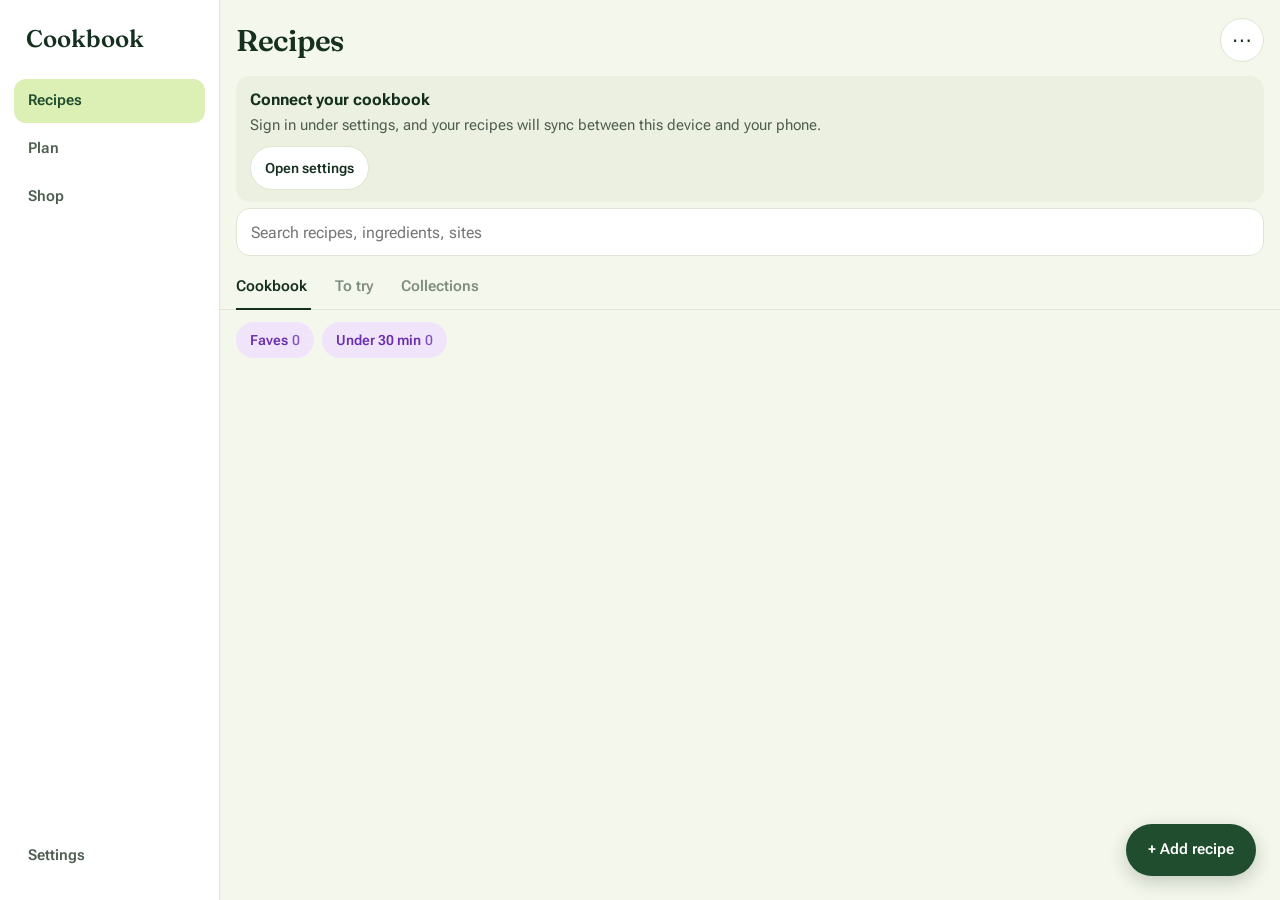
<file: index.html>
<!DOCTYPE html>
<html lang="en-AU">
<head>
<meta charset="UTF-8">
<meta name="viewport" content="width=device-width, initial-scale=1, viewport-fit=cover">
<meta name="theme-color" content="#1F4D2E">
<meta name="apple-mobile-web-app-capable" content="yes">
<meta name="apple-mobile-web-app-status-bar-style" content="default">
<title>Cookbook</title>
<link rel="manifest" href="manifest.json">
<link rel="apple-touch-icon" href="icons/apple-touch-icon.png">
<link rel="preconnect" href="https://fonts.googleapis.com">
<link rel="preconnect" href="https://fonts.gstatic.com" crossorigin>
<link href="https://fonts.googleapis.com/css2?family=Fraunces:opsz,wght@9..144,500;9..144,600&family=Roboto+Flex:opsz,wght@8..144,400;8..144,450;8..144,500;8..144,600;8..144,700&display=swap" rel="stylesheet">
<link rel="stylesheet" href="cookbook.css">
</head>
<body>

<div class="app" id="app">

  <!-- Desktop navigation. The phone tab bar below drives the same data-view buttons, so there is
       one navigation handler, not two. -->
  <nav class="side">
    <div class="brand">Cookbook</div>
    <button class="nv" data-view="recipes">Recipes</button>
    <button class="nv" data-view="planner">Plan</button>
    <button class="nv" data-view="shopping">Shop</button>
    <div class="navspacer"></div>
    <button class="nv" id="navSettings">Settings</button>
  </nav>

  <main class="main" id="main">

    <!-- ============ Recipes ============ -->
    <section class="view" id="viewRecipes">
      <div class="top"><h1 class="h1">Recipes</h1><button class="ib" id="btnRecipesMore" aria-label="More">⋯</button></div>
      <div id="setupBanner" class="banner" hidden>
        <b>Connect your cookbook</b>
        <p>Sign in under settings, and your recipes will sync between this device and your phone.</p>
        <button class="btn sm" id="bannerSettings">Open settings</button>
      </div>
      <input class="search" type="search" id="search" name="cookbook-recipe-search" placeholder="Search recipes, ingredients, sites" aria-label="Search" autocomplete="off" data-lpignore="true" data-1p-ignore data-bwignore="true">
      <div class="utabs" id="sectionTabs">
        <button class="utab" data-tab="cookbook">Cookbook<span id="nCookbook"></span></button>
        <button class="utab" data-tab="toTry">To try<span id="nToTry"></span></button>
        <button class="utab" data-tab="cols">Collections</button>
      </div>
      <div id="recipesBody"></div>
    </section>

    <!-- ============ Recipe page ============ -->
    <section class="view" id="viewRecipe" hidden></section>

    <!-- ============ Plan (#pl) and Shop (#sh): painted by cookbook-plan.js ============ -->
    <div class="view" id="viewPlanner" hidden></div>
    <div class="view" id="viewShopping" hidden></div>

  </main>

  <button class="fab" id="btnAdd">+ Add recipe</button>

  <!-- Phone tab bar -->
  <nav class="tabbar">
    <button class="tb" data-view="recipes"><span>Recipes</span></button>
    <button class="tb" data-view="planner"><span>Plan</span></button>
    <button class="tb" data-view="shopping"><span>Shop</span></button>
  </nav>
</div>

<!-- ============ Settings ============ -->
<dialog id="dlgSettings">
  <div class="grab"></div>
  <div class="sh-h">
    <h3>Settings</h3>
    <button class="ib" data-close aria-label="Close">✕</button>
  </div>
  <div class="sh-b">
    <label class="field">
      <span class="lbl">Firebase project id</span>
      <input type="text" id="setProject" placeholder="my-cookbook" autocomplete="off" spellcheck="false">
      <span class="hint">From the Firebase console — pasting the whole console URL is fine, the id is picked out of it.</span>
    </label>
    <label class="field">
      <span class="lbl">Firebase web API key</span>
      <input type="text" id="setApiKey" placeholder="AIza…" autocomplete="off" spellcheck="false">
      <span class="hint">Project settings → General → Your apps → Web API key. This one isn't a secret: it identifies the project and grants nothing on its own. What guards your recipes is being signed in, plus a security rule that limits every document to your account.</span>
    </label>

    <div class="field">
      <span class="lbl">Cookbook account</span>
      <div id="authSignedOut" hidden>
        <input type="email" id="setEmail" name="cookbook-email" placeholder="you@example.com" autocomplete="username" spellcheck="false" style="margin-bottom:8px">
        <input type="password" id="setPassword" name="cookbook-password" placeholder="Password" autocomplete="current-password" data-lpignore="true" data-1p-ignore data-bwignore="true">
        <button class="btn sm" id="btnSignIn" type="button" style="margin-top:8px">Sign in</button>
        <span class="hint" style="display:block;margin-top:6px">The account you created under Authentication in the Firebase console. Your password is never stored — signing in swaps it once for a token this browser keeps.</span>
      </div>
      <div id="authSignedIn" hidden>
        <p style="margin:0 0 8px">Signed in as <b id="authEmail"></b></p>
        <button class="btn sm" id="btnSignOut" type="button">Sign out</button>
      </div>
    </div>

    <label class="field">
      <span class="lbl">Anthropic API key <span style="font-weight:400">(optional)</span></span>
      <input type="password" id="setKey" name="cookbook-anthropic-key" placeholder="sk-ant-…" autocomplete="new-password" spellcheck="false" data-lpignore="true" data-1p-ignore data-bwignore="true">
      <span class="hint">Only needed for clipping recipes from <b>photos</b> and <b>social posts</b>. Website clipping and manual entry work without it. Roughly 5–6¢ per photo read.</span>
    </label>
    <label class="field">
      <span class="lbl">Measurements</span>
      <select id="setSystem">
        <option value="metric">Australian / metric — 1 tbsp = 20 ml, 1 cup = 250 ml</option>
        <option value="us">US — 1 tbsp = 15 ml, 1 cup = 240 ml</option>
      </select>
      <span class="hint">Only affects how amounts are combined on the shopping list. Recipes always display the units they were written in.</span>
    </label>
    <div id="connStatus" class="status"></div>
    <div class="field">
      <span class="lbl">Import recipes</span>
      <input type="file" id="setImportFile" accept="application/json,.json">
      <span class="hint" style="display:block;margin-top:6px">A JSON file exported from another recipe app and converted with <b>scripts/convert-flavorish.mjs</b>. Recipes already in the cookbook under the same name are skipped, so running it twice is safe.</span>
      <button class="btn sm" id="btnImport" type="button" style="margin-top:8px">Import</button>
    </div>
    <div id="importStatus" class="status"></div>
  </div>
  <div class="sh-f row">
    <button class="btn line" id="btnTest">Test connection</button>
    <button class="btn" id="btnSaveSettings">Save</button>
  </div>
</dialog>

<!-- ============ Recipe editor ============ -->
<dialog id="dlgEdit">
  <div class="grab"></div>
  <div class="sh-h">
    <h3 id="editTitle">New recipe</h3>
    <button class="ib" data-close aria-label="Close">✕</button>
  </div>
  <div class="sh-b">
    <label class="field">
      <span class="lbl">Name</span>
      <input type="text" id="edName" placeholder="Lemon drizzle cake">
    </label>
    <label class="field">
      <span class="lbl">Description</span>
      <textarea id="edDesc" rows="2" placeholder="A short note about the recipe…"></textarea>
    </label>

    <div class="field">
      <span class="lbl">Photo</span>
      <div style="display:flex;gap:10px;align-items:flex-start">
        <img id="edPhotoPreview" hidden alt="" style="width:96px;height:96px;object-fit:cover;border-radius:12px;flex:none">
        <div style="flex:1;min-width:0">
          <input type="url" id="edPhotoUrl" placeholder="https://…">
          <span class="hint" id="edPhotoHint" hidden>Grabbed from the source page — replace the URL above or clear it if it's wrong.</span>
        </div>
        <button class="btn sm" id="edPhotoClear" style="flex:none">Clear</button>
      </div>
    </div>

    <div style="display:grid;grid-template-columns:1fr 1fr 1fr 1fr;gap:10px;align-items:end">
      <label class="field"><span class="lbl">Serves</span><input type="number" id="edServings" min="1" step="1" value="4"></label>
      <label class="field"><span class="lbl">Unit</span><input type="text" id="edServingUnit" value="servings"></label>
      <label class="field"><span class="lbl">Prep (min)</span><input type="number" id="edPrep" min="0" step="5"></label>
      <label class="field"><span class="lbl">Cook (min)</span><input type="number" id="edCook" min="0" step="5"></label>
    </div>

    <div class="field">
      <span class="lbl">Ingredients</span>
      <div id="edIngredients"></div>
      <div style="display:flex;gap:8px;margin-top:8px;flex-wrap:wrap">
        <button class="btn sm" id="edAddIng">+ Add ingredient</button>
        <button class="btn sm" id="edPasteIng">Paste a list</button>
      </div>
      <span class="hint" style="display:block;margin-top:6px">Type amounts however you normally would — “2 1/2 cups”, “200g”, “a pinch”. They're parsed into scalable amounts automatically.</span>
    </div>

    <div class="field">
      <span class="lbl">Method</span>
      <div id="edSteps"></div>
      <button class="btn sm" id="edAddStep" style="margin-top:8px">+ Add step</button>
      <span class="hint" style="display:block;margin-top:6px">Tick the ingredients each step uses — those are what show beside the step when you're cooking.</span>
    </div>

    <label class="field">
      <span class="lbl">Collections</span>
      <div class="chips" id="edCollections" style="margin-bottom:0"></div>
    </label>

    <label class="field">
      <span class="lbl">Notes</span>
      <textarea id="edNotes" rows="3" placeholder="Worked better with half the sugar. Freezes well."></textarea>
    </label>

    <label class="field">
      <span class="lbl">Source URL</span>
      <input type="url" id="edSource" placeholder="https://…">
    </label>
  </div>
  <div class="sh-f row">
    <button class="btn danger" id="btnDelete" hidden>Delete</button>
    <button class="btn line" data-close>Cancel</button>
    <button class="btn" id="btnSaveRecipe">Save recipe</button>
  </div>
</dialog>

<!-- Cook mode is built and torn down by cookbook-ui.js so the wake lock has a clear lifecycle. -->
<div id="cookRoot"></div>

<script src="cookbook-units.js"></script>
<script src="cookbook-timer.js"></script>
<script src="cookbook-data.js"></script>
<script src="cookbook-clip.js"></script>
<script src="cookbook-plan.js"></script>
<script src="cookbook-ui.js"></script>
</body>
</html>
</file>
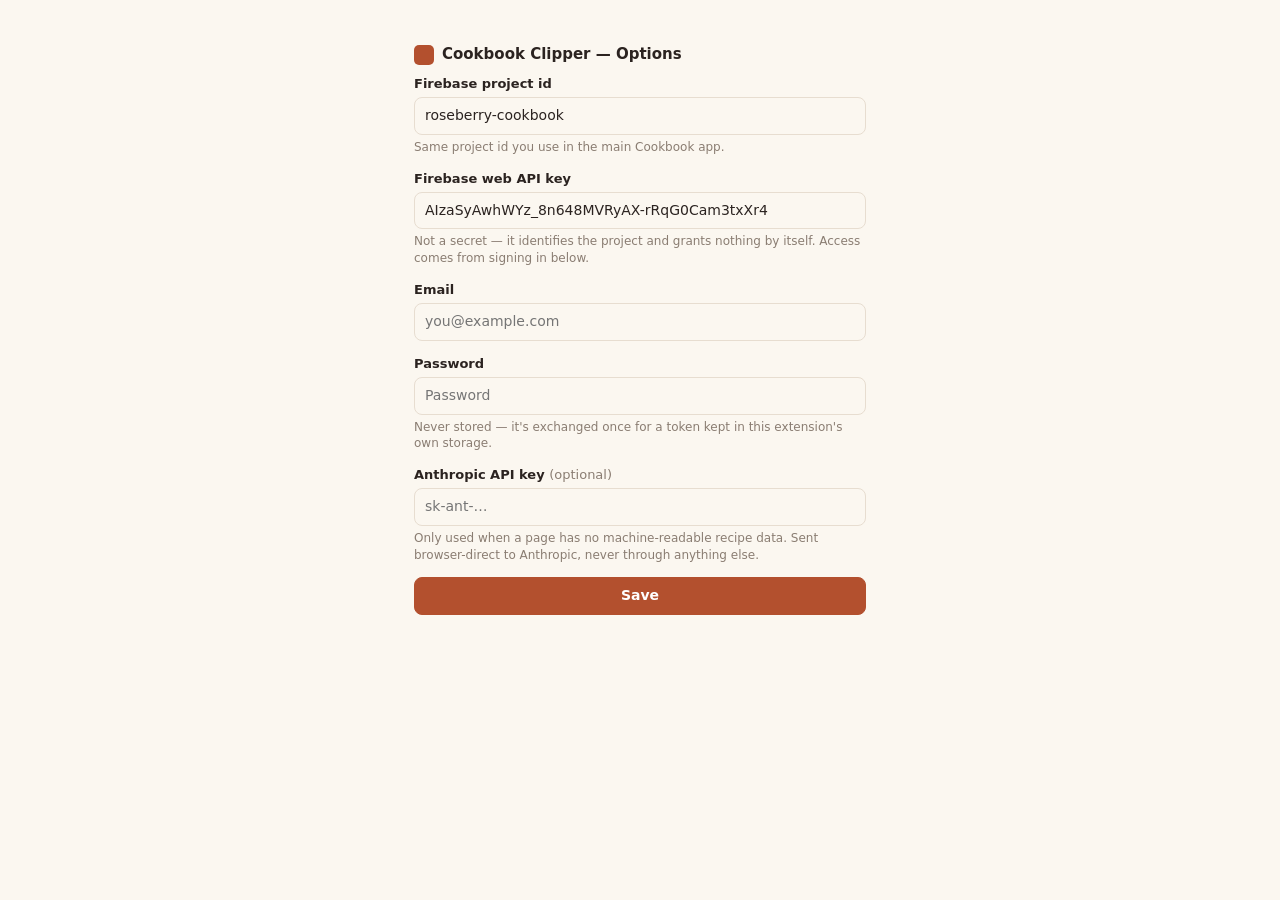
<file: extension/options.html>
<!doctype html>
<html>
<head>
  <meta charset="utf-8">
  <title>Cookbook Clipper — Options</title>
  <link rel="stylesheet" href="popup.css">
  <style>
    body { width: auto; max-width: 480px; margin: 30px auto; }
    label { display: block; margin-bottom: 14px; }
    .lbl { display: block; font-weight: 600; font-size: 13px; margin-bottom: 4px; }
    input {
      width: 100%; padding: 8px 10px; border-radius: 8px; border: 1px solid var(--line);
      background: var(--paper); color: var(--ink); font: inherit;
    }
    .hint { display: block; font-size: 12px; color: var(--ink-faint); margin-top: 4px; }
  </style>
</head>
<body>
  <h1><span class="mark"></span> Cookbook Clipper — Options</h1>

  <label>
    <span class="lbl">Firebase project id</span>
    <input type="text" id="project" placeholder="my-cookbook" autocomplete="off" spellcheck="false">
    <span class="hint">Same project id you use in the main Cookbook app.</span>
  </label>

  <label>
    <span class="lbl">Firebase web API key</span>
    <input type="text" id="apiKey" placeholder="AIza…" autocomplete="off" spellcheck="false">
    <span class="hint">Not a secret — it identifies the project and grants nothing by itself. Access comes from signing in below.</span>
  </label>

  <label>
    <span class="lbl">Email</span>
    <input type="email" id="email" placeholder="you@example.com" autocomplete="username" spellcheck="false">
  </label>

  <label>
    <span class="lbl">Password</span>
    <input type="password" id="password" placeholder="Password" autocomplete="current-password">
    <span class="hint">Never stored — it's exchanged once for a token kept in this extension's own storage.</span>
  </label>

  <label>
    <span class="lbl">Anthropic API key <span style="font-weight:400;color:var(--ink-faint)">(optional)</span></span>
    <input type="password" id="key" placeholder="sk-ant-…" autocomplete="off" spellcheck="false">
    <span class="hint">Only used when a page has no machine-readable recipe data. Sent browser-direct to Anthropic, never through anything else.</span>
  </label>

  <button class="btn primary" id="btnSave">Save</button>
  <div class="status" id="status"></div>

  <script src="lib/cookbook-units.js"></script>
  <script src="lib/cookbook-data.js"></script>
  <script src="options.js"></script>
</body>
</html>
</file>
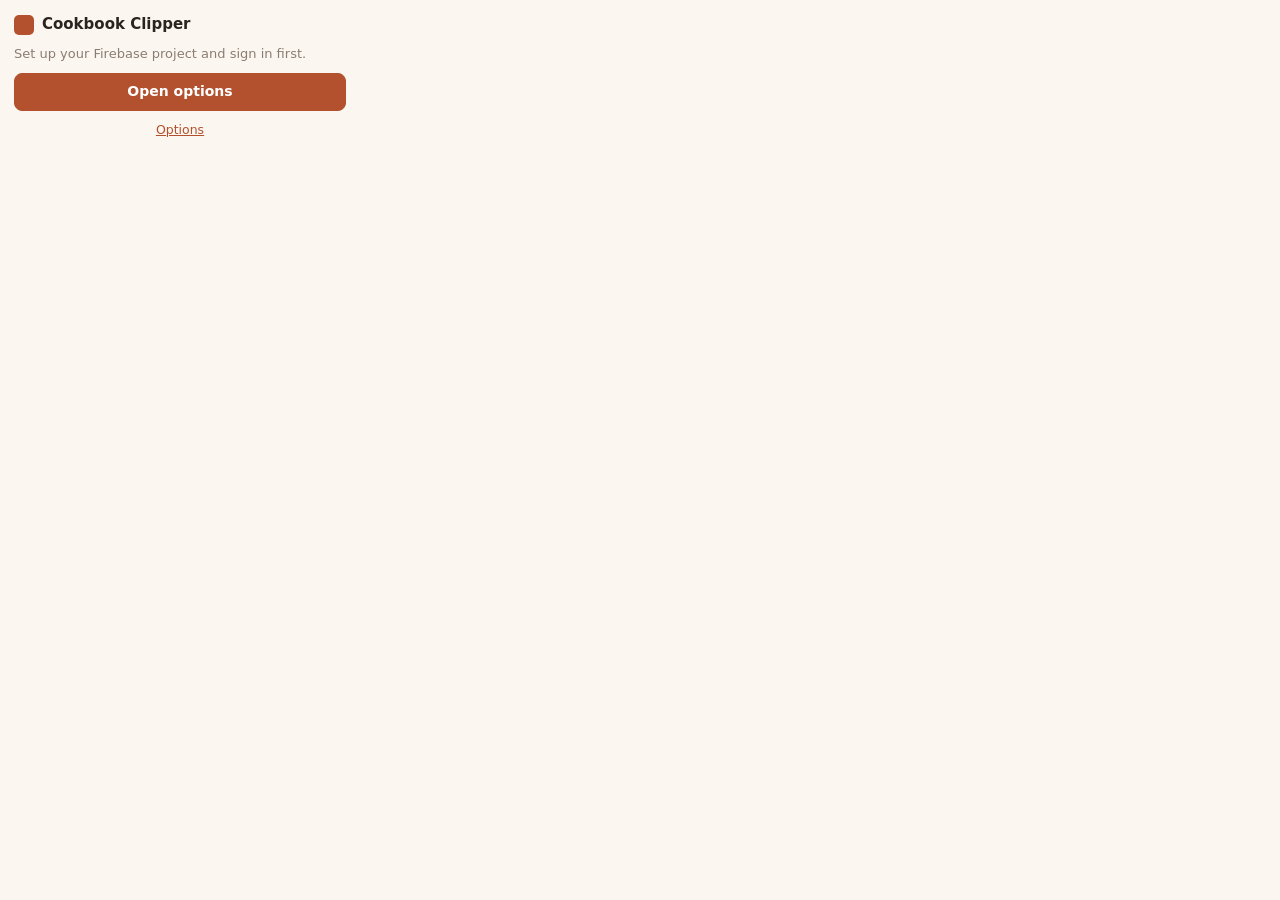
<file: extension/popup.html>
<!doctype html>
<html>
<head>
  <meta charset="utf-8">
  <title>Cookbook Clipper</title>
  <link rel="stylesheet" href="popup.css">
</head>
<body>
  <h1><span class="mark"></span> Cookbook Clipper</h1>

  <div id="noCreds" hidden>
    <p class="status">Set up your Firebase project and sign in first.</p>
    <button class="btn primary" id="btnOpenOptions">Open options</button>
  </div>

  <div id="main">
    <button class="btn primary" id="btnClip">Clip this page</button>
    <div class="status" id="status"></div>
    <div class="preview" id="preview" hidden>
      <img class="photo" id="pvPhoto" hidden>
      <p class="name" id="pvName"></p>
      <p class="meta" id="pvMeta"></p>
      <div class="row"><b>Ingredients</b><span id="pvIngCount"></span></div>
      <div class="row"><b>Steps</b><span id="pvStepCount"></span></div>
      <button class="btn primary" id="btnSave" style="margin-top:10px">Save to Cookbook</button>
      <button class="btn ghost" id="btnDiscard">Discard</button>
    </div>
  </div>

  <div class="footer-link"><a href="#" id="linkOptions">Options</a></div>

  <script src="lib/cookbook-units.js"></script>
  <script src="lib/cookbook-data.js"></script>
  <script src="lib/clip-extension.js"></script>
  <script src="popup.js"></script>
</body>
</html>
</file>
<file: cookbook.css>
/* cookbook.css
   Tokens, type and layout ported from design/cookbook-redesign.html (the .app rules there are the
   source of truth; values are copied, not reinterpreted). Leaf-pale ground, deep garden green, one
   violet accent; Fraunces for titles, Roboto Flex for everything else. */

/* ---------- tokens ---------- */
:root {
  color-scheme: light;
  --bg: #F4F7EC; --surface: #FFFFFF; --surface-2: #EBF0E0; --ink: #15301F; --ink-2: #4E5E51; --ink-3: #7F8C80;
  --line: #DFE6D3; --brand: #1F4D2E; --on-brand: #FFFFFF; --lime: #DCEFB4; --lime-ink: #1F4D2E;
  --accent: #7D3CC8; --accent-ink: #6A2FB0; --accent-wash: #F0E4FB; --danger: #B3261E;
  --scrim: rgba(14,26,18,.42); --shadow: 0 6px 18px rgba(21,48,31,.22);
  --serif: Fraunces, Georgia, serif;
  --sans: "Roboto Flex", system-ui, sans-serif;
  /* Older name still used by the Settings status lines. */
  --herb: var(--brand);
}
:root[data-theme="dark"] {
  color-scheme: dark;
  --bg: #0F1712; --surface: #18221B; --surface-2: #222E25; --ink: #EAF1E4; --ink-2: #B2BFB0; --ink-3: #7F8C80;
  --line: #2A372D; --brand: #A9D98B; --on-brand: #0F1712; --lime: #2A3C22; --lime-ink: #CDE8A8;
  --accent: #C79BF2; --accent-ink: #D2AEF6; --accent-wash: #2E2340; --danger: #F2B8B5;
  --scrim: rgba(0,0,0,.6); --shadow: 0 6px 18px rgba(0,0,0,.5);
}

/* ---------- reset ---------- */
* { box-sizing: border-box; min-width: 0; }
html { -webkit-text-size-adjust: 100%; text-size-adjust: 100%; background: var(--bg); }
body {
  margin: 0; background: var(--bg); color: var(--ink);
  font: 16px/1.45 "Roboto Flex", system-ui, sans-serif;
  -webkit-tap-highlight-color: transparent;
}
button, input, textarea, select { font: inherit; color: inherit; }
button { cursor: pointer; background: none; border: 0; padding: 0; }
[hidden] { display: none !important; }
img { display: block; max-width: 100%; }
a { color: var(--accent-ink); }

/* ---------- shell ---------- */
.app { position: fixed; inset: 0; overflow: hidden; background: var(--bg); color: var(--ink); }
.main {
  position: absolute; left: 0; right: 0; top: 0; bottom: calc(64px + env(safe-area-inset-bottom));
  overflow-y: auto; scrollbar-width: none;
}
.main::-webkit-scrollbar { display: none; }

.tabbar {
  position: absolute; left: 0; right: 0; bottom: 0; z-index: 5;
  height: calc(64px + env(safe-area-inset-bottom)); padding-bottom: env(safe-area-inset-bottom);
  display: grid; grid-template-columns: repeat(3, 1fr);
  background: var(--surface); border-top: 1px solid var(--line);
}
.tb { display: grid; place-items: center; font-size: 14px; font-weight: 600; color: var(--ink-3); }
.tb span { padding: 6px 18px; border-radius: 999px; }
.tb.on { color: var(--lime-ink); }
.tb.on span { background: var(--lime); }

.side { display: none; }

.fab {
  position: absolute; right: 16px; bottom: calc(80px + env(safe-area-inset-bottom)); z-index: 4;
  height: 52px; padding: 0 22px; border-radius: 999px;
  background: var(--brand); color: var(--on-brand); font-weight: 600; font-size: 15px; box-shadow: var(--shadow);
}

.ptoast {
  position: fixed; left: 50%; bottom: calc(84px + env(safe-area-inset-bottom)); transform: translateX(-50%); z-index: 200;
  background: var(--ink); color: var(--bg); padding: 10px 18px; border-radius: 999px;
  font-size: 14px; font-weight: 500; white-space: nowrap; box-shadow: var(--shadow);
}
/* Errors can be long sentences from the network layer, so they wrap instead of running off-screen. */
.ptoast.err { background: var(--danger); color: var(--bg); white-space: normal; max-width: min(92vw, 520px); border-radius: 16px; text-align: center; }

/* ---------- shared pieces ---------- */
.top { display: flex; align-items: center; justify-content: space-between; gap: 12px; padding: 18px 16px 8px; }
.h1 { font-family: Fraunces, Georgia, serif; font-size: 30px; font-weight: 600; line-height: 1.1; letter-spacing: -.01em; margin: 0; }
.ib {
  width: 44px; height: 44px; border-radius: 50%; display: grid; place-items: center; flex: none;
  background: var(--surface); border: 1px solid var(--line); font-size: 20px; line-height: 1; color: var(--ink);
}
.lbl { font-size: 13px; font-weight: 700; letter-spacing: .06em; text-transform: uppercase; color: var(--ink-3); }
.ghead { padding: 18px 0 6px; }

.btn {
  display: flex; align-items: center; justify-content: center; width: 100%; height: 52px; border-radius: 16px;
  background: var(--brand); color: var(--on-brand); font-weight: 600; font-size: 16px;
}
.btn.soft { background: var(--lime); color: var(--lime-ink); }
.btn.line { background: var(--surface); color: var(--ink); border: 1px solid var(--line); }
.btn.danger { background: var(--surface); color: var(--danger); border: 1px solid var(--line); }
.btn + .btn { margin-top: 10px; }
.btn:disabled { opacity: .45; cursor: default; }
/* Small pill buttons inside forms and the older screens: the cook bar's "Aa" pill. */
.btn.sm {
  display: inline-flex; width: auto; height: 44px; padding: 0 14px; border-radius: 999px;
  border: 1px solid var(--line); background: var(--surface); color: var(--ink); font-weight: 600; font-size: 14px;
}
.btn.sm + .btn.sm { margin-top: 0; }
.btn.sm.primary { background: var(--brand); border-color: var(--brand); color: var(--on-brand); }

.chip {
  flex: none; height: 36px; padding: 0 14px; border-radius: 999px;
  background: var(--accent-wash); color: var(--accent-ink); font-size: 14px; font-weight: 600; white-space: nowrap;
}
.chip span { font-weight: 500; opacity: .8; margin-left: 4px; }
.chip.on, .chip[aria-pressed="true"] { background: var(--accent); color: #fff; }
:root[data-theme="dark"] .chip.on, :root[data-theme="dark"] .chip[aria-pressed="true"] { color: #1A1024; }

.ph { position: relative; overflow: hidden; background-color: var(--surface-2); }
.ph img { position: absolute; inset: 0; width: 100%; height: 100%; object-fit: cover; }
/* No photo: the recipe's first letter, which the photo covers when there is one. */
.ph .ltr {
  position: absolute; inset: 0; display: grid; place-items: center;
  font-family: Fraunces, Georgia, serif; font-size: 40px; font-weight: 600; line-height: 1; color: var(--ink-3);
}

/* ---------- recipes ---------- */
.search {
  display: block; width: calc(100% - 32px); margin: 6px 16px 0; height: 48px; border-radius: 14px;
  background: var(--surface); border: 1px solid var(--line); padding: 0 14px; font-size: 16px; outline: none;
}
.search:focus { border-color: var(--brand); }
.utabs { display: flex; gap: 24px; padding: 0 16px; border-bottom: 1px solid var(--line); margin-top: 10px; }
.utab { height: 44px; font-size: 15px; font-weight: 600; color: var(--ink-3); border-bottom: 2px solid transparent; margin-bottom: -1px; }
.utab.on { color: var(--ink); border-color: var(--ink); }
.utab span { font-weight: 500; margin-left: 4px; }
.chiprow { display: flex; gap: 8px; overflow-x: auto; padding: 12px 16px 14px; scrollbar-width: none; }
.chiprow::-webkit-scrollbar { display: none; }
.grid { display: grid; grid-template-columns: minmax(0,1fr) minmax(0,1fr); gap: 18px 12px; padding: 2px 16px 140px; }
.card { text-align: left; display: block; }
.card .ph { aspect-ratio: 1/1; border-radius: 16px; }
.badge {
  position: absolute; left: 8px; bottom: 8px; background: rgba(255,255,255,.95); color: #15301F;
  font-size: 12.5px; font-weight: 600; padding: 3px 9px; border-radius: 999px; line-height: 1.4;
}
.favdot {
  position: absolute; right: 8px; top: 8px; width: 28px; height: 28px; border-radius: 50%;
  background: rgba(255,255,255,.95); color: #7D3CC8; display: grid; place-items: center; font-size: 15px;
}
.cn {
  font-size: 15px; font-weight: 600; line-height: 1.3; margin-top: 8px;
  display: -webkit-box; -webkit-line-clamp: 2; -webkit-box-orient: vertical; overflow: hidden;
}
.cs { font-size: 12.5px; color: var(--ink-3); margin-top: 2px; }
.noresult { grid-column: 1/-1; color: var(--ink-3); padding: 30px 0; text-align: center; }
.crow { display: flex; align-items: center; gap: 14px; padding: 12px 16px; border-bottom: 1px solid var(--line); width: 100%; text-align: left; min-height: 72px; }
.stack { display: flex; flex: none; }
.stack .ph { width: 44px; height: 44px; border-radius: 12px; border: 2px solid var(--bg); }
.stack .ph + .ph { margin-left: -14px; }
.stack .ph .ltr { font-size: 20px; }
.crow b { display: block; font-size: 16px; }
.crow b.new { color: var(--accent-ink); }
.crow small { color: var(--ink-3); font-size: 13.5px; }
.crow .chev { margin-left: auto; color: var(--ink-3); font-size: 22px; }
.crowpad { height: 140px; }
.banner { margin: 6px 16px 4px; padding: 12px 14px; border-radius: 14px; background: var(--surface-2); font-size: 14.5px; color: var(--ink-2); }
.banner b { display: block; color: var(--ink); font-size: 16px; }
.banner p { margin: 4px 0 10px; }

/* ---------- sheets (and the dialogs, which wear the same shell) ---------- */
.scrim { position: fixed; inset: 0; background: var(--scrim); z-index: 120; }
.sheet {
  position: fixed; left: 0; right: 0; bottom: 0; max-height: 88%; z-index: 121;
  background: var(--surface); color: var(--ink); border-radius: 24px 24px 0 0;
  display: flex; flex-direction: column; box-shadow: 0 -8px 30px rgba(0,0,0,.18);
}
.grab { width: 40px; height: 4px; border-radius: 2px; background: var(--line); margin: 8px auto 4px; flex: none; }
.sh-h { display: flex; align-items: center; justify-content: space-between; gap: 10px; padding: 6px 16px 10px; flex: none; }
.sh-h h3 { font-family: Fraunces, Georgia, serif; font-weight: 600; font-size: 22px; margin: 0; line-height: 1.15; }
.sh-b { overflow-y: auto; padding: 0 16px 12px; flex: 1; }
.sh-f { padding: 12px 16px 16px; border-top: 1px solid var(--line); flex: none; }
.sh-f.row { display: flex; gap: 10px; }
.sh-f.row .btn { flex: 1; margin-top: 0; }
.mitem {
  display: flex; flex-direction: column; align-items: flex-start; justify-content: center; gap: 0;
  width: 100%; min-height: 56px; border-bottom: 1px solid var(--line); text-align: left; font-size: 16px; font-weight: 500;
}
.mitem:last-child { border-bottom: 0; }
.mitem small { display: block; font-size: 13.5px; font-weight: 400; color: var(--ink-3); }
.mitem.danger { color: var(--danger); }

dialog {
  position: fixed; inset: auto 0 0 0; margin: 0; padding: 0; border: 0;
  width: 100%; max-width: 100%; max-height: 88%;
  background: var(--surface); color: var(--ink); border-radius: 24px 24px 0 0;
  box-shadow: 0 -8px 30px rgba(0,0,0,.18); flex-direction: column; overflow: hidden;
}
dialog[open] { display: flex; }
dialog::backdrop { background: rgba(14,26,18,.42); }
:root[data-theme="dark"] dialog::backdrop { background: rgba(0,0,0,.6); }

/* Form contents of Settings, the editor and the clipper: same fields as before, new tokens. */
.field { display: block; margin-bottom: 16px; }
.field > .lbl { display: block; margin-bottom: 6px; }
.field .hint { font-size: 12.5px; color: var(--ink-3); line-height: 1.45; }
dialog input[type="text"], dialog input[type="url"], dialog input[type="number"], dialog input[type="password"],
dialog input[type="email"], dialog input[type="search"], dialog select, dialog textarea,
.legacy input[type="text"] {
  display: block; width: 100%; height: 48px; border-radius: 14px; background: var(--surface);
  border: 1px solid var(--line); padding: 0 14px; font-size: 16px; outline: none;
}
dialog textarea { height: auto; min-height: 84px; padding: 12px 14px; line-height: 1.45; resize: vertical; }
dialog input:focus, dialog select:focus, dialog textarea:focus, .legacy input:focus { border-color: var(--brand); }
.status { font-size: 14px; min-height: 22px; }

.editrow { display: grid; grid-template-columns: 76px 96px 1fr auto; gap: 8px; align-items: start; margin-bottom: 8px; }
dialog .editrow input { height: 44px; padding: 0 10px; }
.del { width: 44px; height: 44px; border-radius: 50%; color: var(--ink-3); font-size: 16px; flex: none; }
.stepedit { border: 1px solid var(--line); border-radius: 14px; padding: 12px; margin-bottom: 10px; background: var(--surface); }
.stepedit .head { display: flex; align-items: center; gap: 8px; margin-bottom: 8px; font-size: 13px; font-weight: 700; color: var(--ink-3); }
.stepedit .head .n {
  width: 32px; height: 32px; border-radius: 50%; background: var(--accent-wash); color: var(--accent-ink);
  display: grid; place-items: center; font-size: 15px; font-weight: 700;
}
.ingpick { display: flex; flex-wrap: wrap; gap: 8px; margin-top: 10px; }
.chips { display: flex; flex-wrap: wrap; gap: 8px; margin-bottom: 12px; }

.spinner {
  width: 17px; height: 17px; border: 2px solid var(--line); border-top-color: var(--accent);
  border-radius: 50%; animation: spin .7s linear infinite; display: inline-block; vertical-align: -3px;
}
@keyframes spin { to { transform: rotate(360deg); } }

/* ---------- recipe page ---------- */
.hero { height: 300px; position: relative; }
.hero .ph { position: absolute; inset: 0; }
.ov {
  position: absolute; top: 14px; width: 44px; height: 44px; border-radius: 50%; z-index: 2;
  background: rgba(255,255,255,.95); color: #15301F; font-size: 20px; display: grid; place-items: center;
}
.ov.l { left: 14px; } .ov.r1 { right: 66px; } .ov.r2 { right: 14px; }
.ov.fav.on { color: #7D3CC8; }
.dsheet { margin-top: -24px; position: relative; background: var(--bg); border-radius: 24px 24px 0 0; padding: 20px 16px 48px; }
.src { font-size: 13.5px; color: var(--ink-3); text-decoration: none; }
.dt { font-family: Fraunces, Georgia, serif; font-size: 28px; line-height: 1.12; font-weight: 600; margin: 4px 0 8px; letter-spacing: -.01em; }
.meta { font-size: 14.5px; color: var(--ink-2); }
.cookbtn { height: 56px; font-size: 17px; margin-top: 16px; }
.pair { display: grid; grid-template-columns: 1fr 1fr; gap: 10px; margin-top: 10px; }
.pair .btn { height: 48px; font-size: 15px; border-radius: 14px; }
.pair .btn + .btn { margin-top: 0; }
.servrow { display: flex; align-items: center; justify-content: space-between; margin-top: 18px; padding: 8px 0; border-top: 1px solid var(--line); border-bottom: 1px solid var(--line); }
.servrow .k { font-size: 16px; font-weight: 600; }
.servrow .reset { font-size: 14px; color: var(--accent-ink); font-weight: 600; margin-right: auto; margin-left: 12px; min-height: 44px; }
.scalenote { margin: 8px 0 0; font-size: 13px; color: var(--ink-3); }
.stp { display: flex; align-items: center; gap: 6px; }
.stp button { width: 44px; height: 44px; border-radius: 50%; background: var(--surface); border: 1px solid var(--line); font-size: 22px; line-height: 1; }
.stp b { min-width: 36px; text-align: center; font-size: 18px; font-variant-numeric: tabular-nums; }
.seg { display: grid; grid-template-columns: 1fr 1fr; background: var(--surface-2); border-radius: 999px; padding: 4px; margin: 16px 0 4px; position: sticky; top: 8px; z-index: 3; }
.seg button { height: 40px; border-radius: 999px; font-weight: 600; font-size: 15px; color: var(--ink-2); }
.seg button.on { background: var(--surface); color: var(--ink); box-shadow: 0 1px 3px rgba(0,0,0,.1); }
.ingrow { display: flex; gap: 12px; align-items: flex-start; padding: 12px 0; border-bottom: 1px solid var(--line); width: 100%; text-align: left; }
.ck {
  flex: none; width: 26px; height: 26px; border-radius: 50%; border: 2px solid var(--ink-3); margin-top: 1px;
  display: grid; place-items: center; font-size: 14px; color: transparent; font-weight: 700;
}
.done .ck, .ck.on { background: var(--brand); border-color: var(--brand); color: var(--on-brand); }
.it { font-size: 17px; line-height: 1.4; }
.it b { font-weight: 700; }
.it small { display: block; font-size: 14px; color: var(--ink-3); line-height: 1.35; }
.done .it { color: var(--ink-3); text-decoration: line-through; }
.awake { display: flex; justify-content: space-between; align-items: center; gap: 12px; min-height: 56px; border-bottom: 1px solid var(--line); font-size: 15.5px; width: 100%; text-align: left; }
.sw { width: 52px; height: 32px; border-radius: 999px; background: var(--surface-2); border: 1px solid var(--line); position: relative; flex: none; }
.sw::after { content: ""; position: absolute; top: 3px; left: 3px; width: 24px; height: 24px; border-radius: 50%; background: var(--ink-3); transition: transform .15s; }
.sw.on { background: var(--brand); border-color: var(--brand); }
.sw.on::after { transform: translateX(20px); background: var(--on-brand); }
.step { display: grid; grid-template-columns: 32px minmax(0,1fr); gap: 12px; padding: 16px 0; border-bottom: 1px solid var(--line); }
.sn { width: 32px; height: 32px; border-radius: 50%; background: var(--accent-wash); color: var(--accent-ink); font-weight: 700; font-size: 15px; display: grid; place-items: center; }
.stx { font-size: 17px; line-height: 1.5; }
.pills { display: flex; flex-wrap: wrap; gap: 6px; margin-top: 10px; }
.pill { background: var(--surface-2); border-radius: 999px; padding: 5px 12px; font-size: 14.5px; line-height: 1.35; }
.pill b { font-weight: 700; }
.notesbox { margin-top: 22px; }
.notesbox p { margin: 6px 0 0; font-size: 16px; color: var(--ink-2); white-space: pre-wrap; }
.daychips { display: flex; flex-wrap: wrap; gap: 8px; margin: 8px 0 16px; }
.dchip { height: 44px; min-width: 64px; padding: 0 12px; border-radius: 12px; border: 1px solid var(--line); background: var(--surface); font-weight: 600; font-size: 14px; line-height: 1.15; }
.dchip small { display: block; font-weight: 500; color: var(--ink-3); font-size: 12px; }
.dchip.on { background: var(--brand); border-color: var(--brand); color: var(--on-brand); }
.dchip.on small { color: inherit; opacity: .8; }
.rowline { display: flex; align-items: center; justify-content: space-between; min-height: 56px; border-top: 1px solid var(--line); }
.rowline .k { font-weight: 600; }

/* ---------- cook mode ---------- */
.cook { position: fixed; left: 0; right: 0; top: env(safe-area-inset-top); bottom: env(safe-area-inset-bottom); z-index: 100; background: var(--bg); color: var(--ink); overflow: hidden; }
.cbar { position: absolute; top: 0; left: 0; right: 0; display: flex; align-items: center; gap: 8px; padding: 12px; border-bottom: 1px solid var(--line); background: var(--bg); z-index: 3; }
.cbar .ttl { flex: 1; }
.cbar .ttl b { display: block; font-size: 15px; white-space: nowrap; overflow: hidden; text-overflow: ellipsis; }
.cbar .ttl small { font-size: 12.5px; color: var(--ink-3); }
.cbar .txtb { height: 44px; padding: 0 14px; border-radius: 999px; border: 1px solid var(--line); background: var(--surface); font-weight: 600; font-size: 14px; }
.tbanner {
  position: absolute; top: 69px; left: 0; right: 0; height: 48px; z-index: 3;
  background: var(--accent); color: #fff; display: flex; align-items: center; justify-content: space-between;
  padding: 0 16px; font-weight: 700; font-size: 20px; font-variant-numeric: tabular-nums;
}
:root[data-theme="dark"] .tbanner { color: #1A1024; }
.tbanner button { height: 36px; padding: 0 14px; border-radius: 999px; background: rgba(255,255,255,.22); font-size: 14px; font-weight: 700; color: inherit; }
.tbanner.up { animation: pulse .8s ease-in-out infinite alternate; }
@keyframes pulse { to { opacity: .6; } }
.cstage { position: absolute; top: 69px; bottom: 97px; left: 0; right: 0; overflow-y: auto; padding: 20px 20px 24px; scrollbar-width: none; }
.cstage.t { top: 117px; }
.cstage .lbl.stepno { color: var(--accent-ink); }
.ctext { font-size: var(--cfs, 26px); line-height: 1.38; font-weight: 450; margin: 10px 0 18px; }
.tbtn { height: 48px; padding: 0 18px; border-radius: 999px; background: var(--accent-wash); color: var(--accent-ink); font-weight: 700; font-size: 16px; margin-bottom: 22px; }
.nrow { display: flex; gap: 12px; align-items: flex-start; padding: 12px 0; border-bottom: 1px solid var(--line); font-size: calc(var(--cfs, 26px) * .75); line-height: 1.35; width: 100%; text-align: left; }
.nrow .q { font-weight: 700; flex: none; min-width: 5.2em; }
.cnav { position: absolute; bottom: 0; left: 0; right: 0; padding: 12px 16px 20px; display: grid; grid-template-columns: 1fr 2fr; gap: 10px; background: var(--bg); border-top: 1px solid var(--line); z-index: 3; }
.cnav button { height: 64px; border-radius: 18px; font-size: 18px; font-weight: 700; }
.cnav .back { background: var(--surface-2); color: var(--ink); }
.cnav .next { background: var(--brand); color: var(--on-brand); }
.cnav .back:disabled { opacity: .4; }
.finish { position: absolute; inset: 0; background: var(--bg); z-index: 10; display: flex; flex-direction: column; justify-content: center; padding: 32px 24px; gap: 10px; }
.finish h3 { font-family: Fraunces, Georgia, serif; font-size: 32px; font-weight: 600; margin: 0 0 4px; line-height: 1.1; }
.finish p { margin: 0 0 20px; color: var(--ink-2); font-size: 17px; }

/* ---------- planner (#pl) ---------- */
.wk { display: flex; align-items: center; justify-content: space-between; margin: 6px 16px 0; height: 48px; background: var(--surface); border: 1px solid var(--line); border-radius: 999px; }
.wk button { width: 48px; height: 46px; font-size: 22px; color: var(--ink-2); }
.wk span { font-weight: 600; font-size: 15px; }
.shopcard { margin: 12px 16px 6px; padding: 12px 12px 12px 16px; border-radius: 16px; background: var(--lime); color: var(--lime-ink); display: flex; align-items: center; gap: 12px; }
.shopcard div { flex: 1; }
.shopcard b { display: block; font-size: 16px; }
.shopcard small { font-size: 14px; opacity: .85; }
.shopcard button { height: 44px; padding: 0 18px; border-radius: 999px; background: var(--surface); color: var(--ink); font-weight: 600; font-size: 15px; flex: none; }
.day { padding: 6px 16px 6px; border-top: 1px solid var(--line); }
.day:first-of-type { border-top: 0; }
.dh { display: flex; align-items: center; justify-content: space-between; min-height: 48px; }
.dn { font-size: 17px; font-weight: 700; }
.dn small { color: var(--ink-3); font-weight: 500; font-size: 15px; margin-left: 6px; }
.today { font-size: 12px; font-weight: 700; color: var(--accent-ink); background: var(--accent-wash); padding: 3px 9px; border-radius: 999px; margin-left: 8px; vertical-align: 2px; }
.addb { width: 44px; height: 44px; border-radius: 50%; border: 1px solid var(--line); background: var(--surface); font-size: 22px; line-height: 1; color: var(--ink-2); }
.day.past .dn { color: var(--ink-3); }
.day.past .meal { opacity: .6; }
.meal { display: grid; grid-template-columns: 26px 56px minmax(0,1fr) 40px; gap: 12px; align-items: center; padding: 6px 0 10px; }
.meal .ph { width: 56px; height: 56px; border-radius: 12px; }
.meal .ph .ltr { font-size: 24px; }
.meal .openr { text-align: left; }
.meal .mn { font-size: 15px; font-weight: 600; line-height: 1.3; text-align: left; }
.meal .mm { font-size: 13px; color: var(--ink-3); margin-top: 2px; }
.meal .mm i { font-style: normal; color: var(--accent-ink); font-weight: 600; }
.meal .more { width: 40px; height: 44px; font-size: 20px; color: var(--ink-3); }
.meal.cooked .mn { color: var(--ink-3); }
.nothing { font-size: 14px; color: var(--ink-3); padding: 0 0 12px; }
.plspace { height: 30px; }
.plist { display: flex; flex-direction: column; }
.prow { display: grid; grid-template-columns: 44px minmax(0,1fr) 26px; gap: 12px; align-items: center; min-height: 60px; border-bottom: 1px solid var(--line); text-align: left; }
.prow .ph { width: 44px; height: 44px; border-radius: 10px; }
.prow .ph .ltr { font-size: 20px; }
.prow b { font-size: 15px; font-weight: 600; line-height: 1.25; display: block; }
.prow small { font-size: 13px; color: var(--ink-3); }
.plist .nothing { padding: 16px 0; margin: 0; }
.sheet .search.pq { width: 100%; margin: 0; }
.mseg { display: grid; grid-template-columns: repeat(3, 1fr); background: var(--surface-2); border-radius: 999px; padding: 4px; margin-bottom: 12px; }
.mseg button { height: 40px; border-radius: 999px; font-weight: 600; font-size: 14px; color: var(--ink-2); }
.mseg button.on { background: var(--surface); color: var(--ink); box-shadow: 0 1px 3px rgba(0,0,0,.1); }
.fline { display: flex; align-items: center; justify-content: space-between; margin-bottom: 12px; }
.fline .k { font-weight: 600; }
.minichips { display: flex; gap: 8px; margin: 10px 0 6px; }
.minichips .chip { height: 34px; }
.sh-f .btn.off { opacity: .45; cursor: default; }

/* ---------- shopping (#sh) ---------- */
.addrow { display: grid; grid-template-columns: minmax(0,1fr) auto; gap: 8px; margin: 6px 16px 0; }
.addrow input { height: 48px; border-radius: 14px; background: var(--surface); border: 1px solid var(--line); padding: 0 14px; font-size: 16px; outline: none; }
.addrow button { height: 48px; padding: 0 20px; border-radius: 14px; background: var(--brand); color: var(--on-brand); font-weight: 600; }
.subline { font-size: 14px; color: var(--ink-3); padding: 0 16px; }
.seg.flat { position: static; margin: 14px 16px 2px; }
.grp { padding: 18px 16px 6px; }
.irow { display: grid; grid-template-columns: 26px minmax(0,1fr); gap: 12px; align-items: start; padding: 12px 16px; border-bottom: 1px solid var(--line); width: 100%; text-align: left; }
.irow .it { font-size: 17px; }
.rhead { display: flex; align-items: center; gap: 12px; padding: 16px 16px 8px; }
.rhead .ph { width: 40px; height: 40px; border-radius: 10px; flex: none; }
.rhead .ph .ltr { font-size: 18px; }
.rhead b { font-size: 16px; flex: 1; line-height: 1.25; }
.rhead small { font-size: 13px; color: var(--ink-3); }
.trolley { display: flex; align-items: center; justify-content: space-between; width: 100%; min-height: 56px; padding: 0 16px; margin-top: 10px; border-top: 1px solid var(--line); font-weight: 600; color: var(--ink-2); }
.trolley i { font-style: normal; transition: transform .15s; }
.trolley.open i { transform: rotate(90deg); }
.shempty { padding: 24px 16px; }
.shspace { height: 20px; }
.clearq { margin: 4px 0 14px; color: var(--ink-2); }
.btn.clearyes { background: var(--danger); color: #fff; }

/* ---------- add a recipe + share in (#ad) ---------- */
.tip { margin: 14px 0 4px; padding: 12px 14px; border-radius: 14px; background: var(--surface-2); font-size: 14.5px; color: var(--ink-2); }
.filebtn { position: relative; overflow: hidden; cursor: pointer; }
.filebtn input { position: absolute; inset: 0; opacity: 0; cursor: pointer; }
.addrow.flush { margin: 0; }
.addrow button.soft { background: var(--surface-2); color: var(--ink); }
.nothing.hintp { padding: 10px 0 0; margin: 14px 0; }
.reading {
  position: fixed; left: 0; right: 0; top: env(safe-area-inset-top); bottom: env(safe-area-inset-bottom); z-index: 130;
  background: var(--bg); color: var(--ink); display: flex; flex-direction: column;
}
.reading .rdh { font-size: 24px; }
.srccard { display: flex; gap: 12px; align-items: center; margin: 8px 16px 18px; padding: 12px; border-radius: 16px; background: var(--surface); border: 1px solid var(--line); }
.srccard .tag { flex: none; height: 44px; min-width: 44px; padding: 0 10px; border-radius: 12px; background: var(--accent-wash); color: var(--accent-ink); font-weight: 700; font-size: 13px; display: grid; place-items: center; }
.srccard b { display: block; font-size: 15px; }
.srccard small { display: block; font-size: 13px; color: var(--ink-3); white-space: nowrap; overflow: hidden; text-overflow: ellipsis; }
.prog { padding: 0 16px; }
.pline { display: flex; gap: 12px; align-items: center; min-height: 48px; font-size: 16px; color: var(--ink-3); }
.pline.now { color: var(--ink); font-weight: 600; }
.pline.ok { color: var(--ink); }
.pline .dot { width: 26px; height: 26px; border-radius: 50%; border: 2px solid var(--line); flex: none; display: grid; place-items: center; font-size: 13px; font-weight: 700; }
.pline.ok .dot { background: var(--brand); border-color: var(--brand); color: var(--on-brand); }
.pline.now .dot { border-color: var(--accent); border-top-color: transparent; animation: spin .8s linear infinite; }
.reading .scr { position: absolute; inset: 0; overflow-y: auto; scrollbar-width: none; }
.reading .scr::-webkit-scrollbar { display: none; }
.rv.scr { bottom: 136px; }
.rv .ph { height: 220px; }
.rv .body { padding: 16px; }
.rv .dt { font-size: 26px; }
.rv .meta.m2 { margin-top: 2px; }
.rv .lbl.rvl { margin-top: 18px; }
.rv .showall { color: var(--accent-ink); font-weight: 600; }
.warnline { margin: 14px 0 0; padding: 12px 14px; border-radius: 14px; background: var(--accent-wash); color: var(--accent-ink); font-size: 14.5px; }
.sh-f.rvf { position: absolute; left: 0; right: 0; bottom: 0; background: var(--bg); }
.textarea { width: 100%; min-height: 200px; border-radius: 14px; border: 1px solid var(--line); background: var(--surface); padding: 12px 14px; font-size: 16px; line-height: 1.45; outline: none; resize: none; }
.textarea:focus { border-color: var(--brand); }
.fbody { padding: 8px 16px 0; }
.fbody h3 { font-family: Fraunces, Georgia, serif; font-size: 26px; font-weight: 600; line-height: 1.12; margin: 6px 0 10px; }
.fbody p { color: var(--ink-2); margin: 0 0 18px; font-size: 16px; }
.fbody .readbtn { margin-top: 14px; }
.fbody .openpost { margin-top: 10px; text-decoration: none; }
.fbody .ytlink { margin-bottom: 10px; }

/* ---------- desktop ---------- */
@media (min-width: 801px) {
  .tabbar { display: none; }
  .side {
    position: absolute; left: 0; top: 0; bottom: 0; width: 220px; background: var(--surface); border-right: 1px solid var(--line);
    padding: 22px 14px; display: flex; flex-direction: column; gap: 4px;
  }
  .brand { font-family: Fraunces, Georgia, serif; font-size: 24px; font-weight: 600; padding: 0 12px 18px; }
  .nv { height: 44px; border-radius: 12px; padding: 0 14px; text-align: left; font-weight: 600; color: var(--ink-2); font-size: 15px; }
  .nv.on { background: var(--lime); color: var(--lime-ink); }
  .navspacer { flex: 1; }
  .main { left: 220px; bottom: 0; scrollbar-width: auto; }
  .main::-webkit-scrollbar { display: initial; }
  #viewRecipes, #viewPlanner, #viewShopping { max-width: 1080px; margin: 0 auto; }
  .grid { grid-template-columns: repeat(auto-fill, minmax(200px, 1fr)); }
  .fab { right: 24px; bottom: 24px; }
  .ptoast { bottom: 24px; }

  .sheet { left: 50%; right: auto; top: 50%; bottom: auto; transform: translate(-50%, -50%); width: min(560px, 92vw); max-height: 88vh; border-radius: 24px; }
  dialog { inset: 0; margin: auto; width: min(620px, 94vw); height: fit-content; max-height: 88vh; border-radius: 24px; box-shadow: var(--shadow); }

  .dk .inner { max-width: 900px; margin: 0 auto; padding: 24px 32px 60px; position: relative; }
  .dk .crumb { font-size: 14px; color: var(--ink-3); font-weight: 600; min-height: 44px; }
  .dk .dkacts { position: absolute; top: 24px; right: 32px; display: flex; gap: 8px; }
  .dk .dkacts .fav.on { color: #7D3CC8; }
  .dk .tophalf { display: grid; grid-template-columns: minmax(0,1fr) 360px; gap: 32px; align-items: start; }
  .dk .tophalf .ph { aspect-ratio: 4/3; border-radius: 20px; }
  .dk .dt { font-size: 38px; }
  .dk .acts { display: flex; gap: 10px; margin-top: 18px; flex-wrap: wrap; }
  .dk .acts .btn { width: auto; padding: 0 22px; height: 48px; font-size: 15px; margin: 0; border-radius: 14px; }
  .dk .lower { display: grid; grid-template-columns: minmax(0,1.45fr) minmax(0,1fr); gap: 40px; margin-top: 28px; align-items: start; }
  .dk .lower h4 { font-family: Fraunces, Georgia, serif; font-size: 22px; font-weight: 600; margin: 0 0 4px; }
  .dk .ingcol { position: sticky; top: 12px; }
  .dk .servrow { margin-top: 6px; }
}
@media (max-width: 800px) {
  .editrow { grid-template-columns: 62px 78px 1fr auto; }
}

@media (prefers-reduced-motion: reduce) { * { animation: none !important; transition: none !important; } }
</file>
<file: extension/popup.css>
/* popup.css — a tiny slice of the main app's clay palette, hard-coded rather than shared: an
   extension popup can't usefully offer the desktop app's dark-mode toggle in ~380px, so it just
   follows the OS preference instead. */
:root {
  --paper: #FBF7F0; --ink: #2B2320; --ink-faint: #8A7D72; --line: #E7DDD0;
  --clay: #B3502E; --clay-wash: #F4E3D8; --clay-soft: #DDA98F;
  --danger: #B23B3B; --ok: #4A7A4C;
}
@media (prefers-color-scheme: dark) {
  :root {
    --paper: #211B17; --ink: #EDE4D9; --ink-faint: #8F8276; --line: #3A322C;
    --clay: #E2916B; --clay-wash: #3A2A20; --clay-soft: #6B4A38;
  }
}
* { box-sizing: border-box; }
body {
  width: 360px; margin: 0; padding: 14px;
  font: 14px/1.4 system-ui, sans-serif;
  background: var(--paper); color: var(--ink);
}
h1 { font-size: 15px; margin: 0 0 10px; display: flex; align-items: center; gap: 8px; }
h1 .mark { width: 20px; height: 20px; border-radius: 5px; background: var(--clay); flex: none; }
.btn {
  display: inline-flex; align-items: center; justify-content: center; gap: 6px;
  border-radius: 8px; border: 1px solid var(--line); background: var(--paper); color: var(--ink);
  padding: 8px 12px; font: inherit; font-weight: 600; cursor: pointer; width: 100%;
}
.btn.primary { background: var(--clay); border-color: var(--clay); color: #fff; }
.btn.primary:disabled { opacity: .6; cursor: default; }
.btn.ghost { border: none; background: none; font-weight: 500; color: var(--ink-faint); }
.status { font-size: 13px; color: var(--ink-faint); margin: 10px 0; min-height: 18px; }
.status.err { color: var(--danger); }
.preview { border: 1px solid var(--line); border-radius: 10px; padding: 12px; margin-top: 10px; }
.preview .name { font-size: 16px; font-weight: 700; margin: 0 0 4px; }
.preview .meta { font-size: 12.5px; color: var(--ink-faint); margin-bottom: 8px; }
.preview .badge {
  display: inline-block; font-size: 11px; font-weight: 700; text-transform: uppercase;
  letter-spacing: .04em; padding: 2px 7px; border-radius: 999px; margin-left: 6px;
}
.badge.high { background: var(--clay-wash); color: var(--clay); }
.badge.medium, .badge.low { background: var(--clay-wash); color: var(--danger); }
.preview .row { display: flex; gap: 8px; font-size: 12.5px; margin-bottom: 3px; }
.preview .row b { color: var(--ink-faint); flex: 0 0 70px; font-weight: 600; }
.preview img.photo {
  width: 100%; height: 120px; object-fit: cover; border-radius: 8px; margin-bottom: 8px;
}
.footer-link { text-align: center; margin-top: 10px; font-size: 12.5px; }
.footer-link a { color: var(--clay); }
</file>
